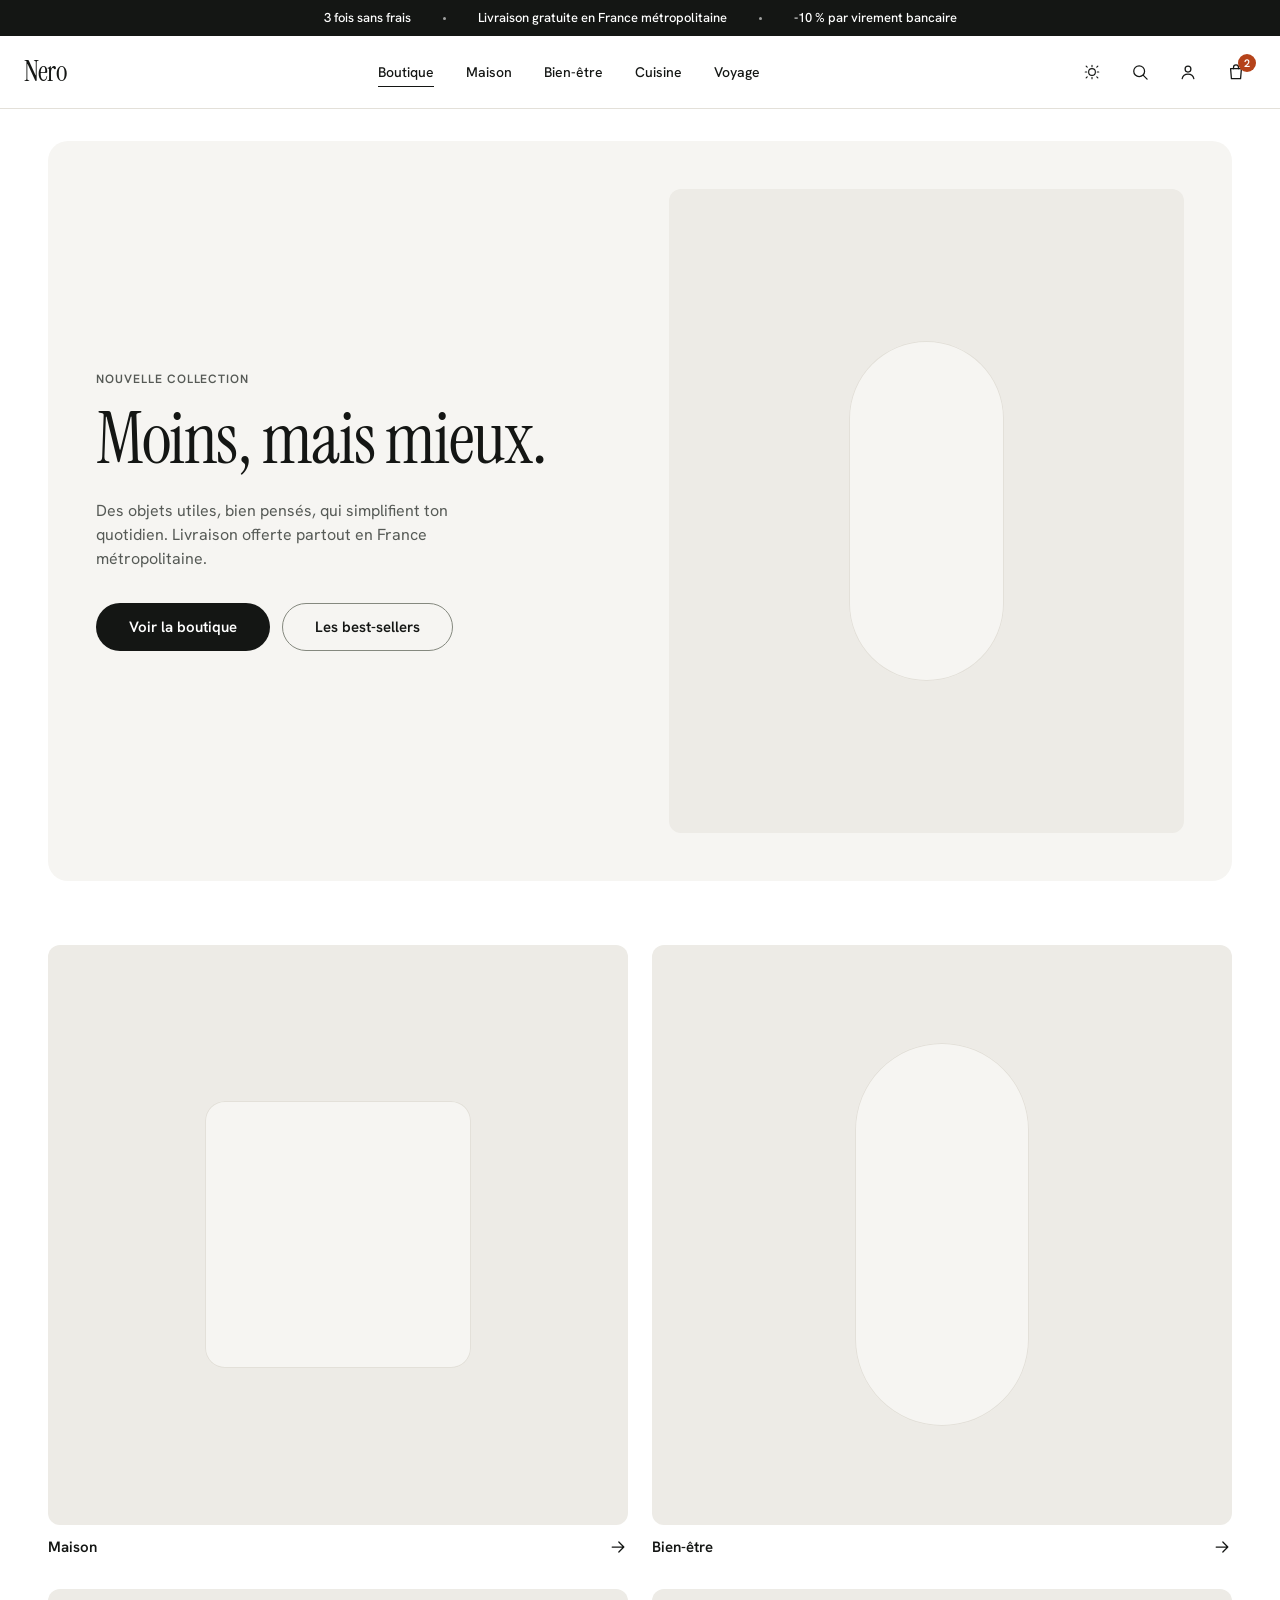
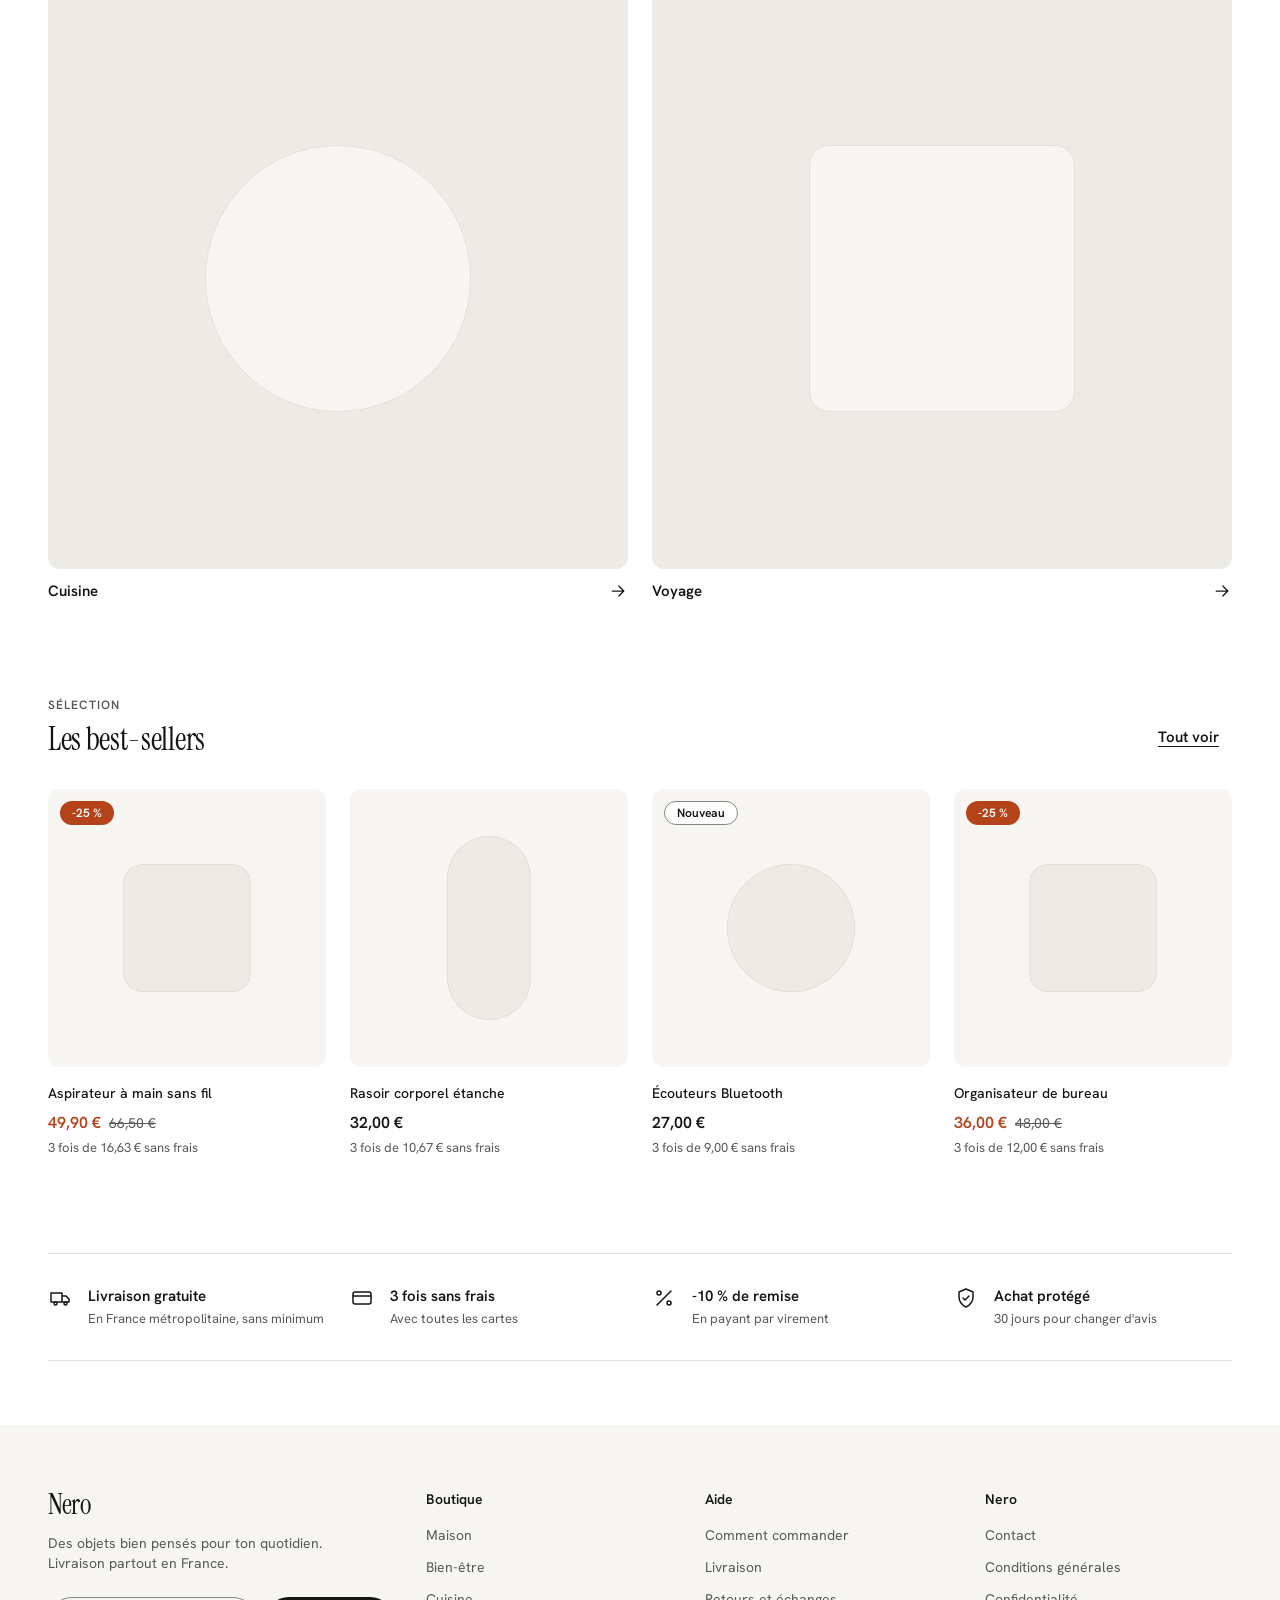
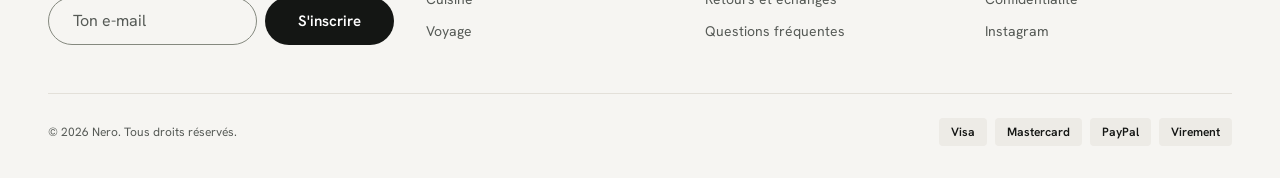
<file: index.html>
<!DOCTYPE html>
<html lang="fr">
<head>
<meta charset="UTF-8">
<meta name="viewport" content="width=device-width, initial-scale=1">
<title>Nero — Des objets utiles, bien pensés</title>
<meta name="description" content="Nero : des objets du quotidien bien pensés. Livraison offerte, 3 fois sans frais, -10 % par virement.">
<link rel="stylesheet" href="css/tokens.css">
<link rel="stylesheet" href="css/styles.css">
</head>
<body>
<a class="nr-skip" href="#main">Aller au contenu</a>

<div class="nr-announce">
  <div class="nr-announce__inner">
    <span class="nr-announce__item">3 fois sans frais</span>
    <span class="nr-announce__item">Livraison gratuite en France métropolitaine</span>
    <span class="nr-announce__item">-10 % par virement bancaire</span>
  </div>
</div>

<header class="nr-header">
  <div class="nr-header__inner">
    <button class="nr-iconbtn nr-menubtn" data-menu-open aria-label="Ouvrir le menu">
      <svg class="nr-icon" viewBox="0 0 24 24"><path d="M4 7h16M4 12h16M4 17h16"/></svg>
    </button>
    <a class="nr-logo" href="index.html">Nero</a>
    <nav class="nr-nav" aria-label="Principal">
      <a href="index.html" aria-current="page">Boutique</a>
      <a href="index.html#categories">Maison</a>
      <a href="index.html#categories">Bien-être</a>
      <a href="index.html#categories">Cuisine</a>
      <a href="index.html#categories">Voyage</a>
    </nav>
    <div class="nr-header__actions">
      <button class="nr-iconbtn nr-themebtn" data-theme-toggle aria-label="Changer de thème">
        <svg class="nr-icon" viewBox="0 0 24 24"><circle cx="12" cy="12" r="4.5"/><path d="M12 3v2M12 19v2M4.2 4.2l1.4 1.4M18.4 18.4l1.4 1.4M3 12h2M19 12h2M4.2 19.8l1.4-1.4M18.4 5.6l1.4-1.4"/></svg>
      </button>
      <button class="nr-iconbtn" aria-label="Rechercher">
        <svg class="nr-icon" viewBox="0 0 24 24"><circle cx="11" cy="11" r="6.5"/><path d="m16 16 4.5 4.5"/></svg>
      </button>
      <button class="nr-iconbtn" aria-label="Mon compte">
        <svg class="nr-icon" viewBox="0 0 24 24"><circle cx="12" cy="8.5" r="3.5"/><path d="M5 20c.8-3.6 3.8-5.5 7-5.5s6.2 1.9 7 5.5"/></svg>
      </button>
      <a class="nr-iconbtn" href="panier.html" aria-label="Panier, 2 articles">
        <svg class="nr-icon" viewBox="0 0 24 24"><path d="M5.5 8h13l-1 12h-11z"/><path d="M9 8V6.5a3 3 0 0 1 6 0V8"/></svg>
        <span class="nr-iconbtn__count">2</span>
      </a>
    </div>
  </div>
</header>

<div class="nr-drawer" data-drawer data-open="false">
  <div class="nr-drawer__scrim"></div>
  <nav class="nr-drawer__panel" aria-label="Menu mobile">
    <button class="nr-iconbtn nr-drawer__close" data-menu-close aria-label="Fermer le menu">
      <svg class="nr-icon" viewBox="0 0 24 24"><path d="M6 6l12 12M18 6 6 18"/></svg>
    </button>
    <a href="index.html">Boutique</a>
    <a href="index.html#categories">Maison</a>
    <a href="index.html#categories">Bien-être</a>
    <a href="index.html#categories">Cuisine</a>
    <a href="index.html#categories">Voyage</a>
  </nav>
</div>

<main id="main">
  <div class="nr-container" style="padding-top:var(--space-8)">
    <section class="nr-hero">
      <div>
        <p class="nr-eyebrow">Nouvelle collection</p>
        <h1 class="nr-hero__title">Moins, mais mieux.</h1>
        <p class="nr-hero__text">Des objets utiles, bien pensés, qui simplifient ton quotidien. Livraison offerte partout en France métropolitaine.</p>
        <div class="nr-hero__actions">
          <a class="nr-btn nr-btn--primary" href="produit.html">Voir la boutique</a>
          <a class="nr-btn nr-btn--secondary" href="#bestsellers">Les best-sellers</a>
        </div>
      </div>
      <div class="nr-media nr-media--sunken nr-media--tall">
        <div class="nr-media__obj nr-media__obj--pill"></div>
      </div>
    </section>
  </div>

  <section class="nr-container" id="categories" style="padding-top:var(--space-16)">
    <div class="nr-grid nr-grid--2" style="grid-template-columns:repeat(2,minmax(0,1fr))">
      <a class="nr-tile" href="produit.html">
        <div class="nr-media nr-media--sunken"><div class="nr-media__obj"></div></div>
        <div class="nr-tile__label">Maison<svg class="nr-icon" viewBox="0 0 24 24"><path d="M5 12h14M13 6l6 6-6 6"/></svg></div>
      </a>
      <a class="nr-tile" href="produit.html">
        <div class="nr-media nr-media--sunken"><div class="nr-media__obj nr-media__obj--pill"></div></div>
        <div class="nr-tile__label">Bien-être<svg class="nr-icon" viewBox="0 0 24 24"><path d="M5 12h14M13 6l6 6-6 6"/></svg></div>
      </a>
      <a class="nr-tile" href="produit.html">
        <div class="nr-media nr-media--sunken"><div class="nr-media__obj nr-media__obj--disc"></div></div>
        <div class="nr-tile__label">Cuisine<svg class="nr-icon" viewBox="0 0 24 24"><path d="M5 12h14M13 6l6 6-6 6"/></svg></div>
      </a>
      <a class="nr-tile" href="produit.html">
        <div class="nr-media nr-media--sunken"><div class="nr-media__obj"></div></div>
        <div class="nr-tile__label">Voyage<svg class="nr-icon" viewBox="0 0 24 24"><path d="M5 12h14M13 6l6 6-6 6"/></svg></div>
      </a>
    </div>
  </section>

  <section class="nr-container nr-section" id="bestsellers">
    <div class="nr-sectionhead">
      <div>
        <p class="nr-eyebrow">Sélection</p>
        <h2 class="nr-sectionhead__title">Les best-sellers</h2>
      </div>
      <a class="nr-btn nr-btn--ghost" href="produit.html">Tout voir</a>
    </div>
    <div class="nr-grid">
      <a class="nr-card" href="produit.html">
        <div class="nr-card__media">
          <div class="nr-media"><div class="nr-media__obj"></div></div>
          <div class="nr-card__badges"><span class="nr-badge nr-badge--sale">-25 %</span></div>
          <div class="nr-card__quick"><button class="nr-btn nr-btn--primary nr-btn--sm nr-btn--block" type="button">Ajouter au panier</button></div>
        </div>
        <div class="nr-card__body">
          <h3 class="nr-card__name">Aspirateur à main sans fil</h3>
          <div class="nr-price"><span class="nr-price__now nr-price__now--sale">49,90&nbsp;€</span><span class="nr-price__was">66,50&nbsp;€</span></div>
          <p class="nr-card__installments">3 fois de 16,63&nbsp;€ sans frais</p>
        </div>
      </a>
      <a class="nr-card" href="produit.html">
        <div class="nr-card__media">
          <div class="nr-media"><div class="nr-media__obj nr-media__obj--pill"></div></div>
          <div class="nr-card__quick"><button class="nr-btn nr-btn--primary nr-btn--sm nr-btn--block" type="button">Ajouter au panier</button></div>
        </div>
        <div class="nr-card__body">
          <h3 class="nr-card__name">Rasoir corporel étanche</h3>
          <div class="nr-price"><span class="nr-price__now">32,00&nbsp;€</span></div>
          <p class="nr-card__installments">3 fois de 10,67&nbsp;€ sans frais</p>
        </div>
      </a>
      <a class="nr-card" href="produit.html">
        <div class="nr-card__media">
          <div class="nr-media"><div class="nr-media__obj nr-media__obj--disc"></div></div>
          <div class="nr-card__badges"><span class="nr-badge nr-badge--new">Nouveau</span></div>
          <div class="nr-card__quick"><button class="nr-btn nr-btn--primary nr-btn--sm nr-btn--block" type="button">Ajouter au panier</button></div>
        </div>
        <div class="nr-card__body">
          <h3 class="nr-card__name">Écouteurs Bluetooth</h3>
          <div class="nr-price"><span class="nr-price__now">27,00&nbsp;€</span></div>
          <p class="nr-card__installments">3 fois de 9,00&nbsp;€ sans frais</p>
        </div>
      </a>
      <a class="nr-card" href="produit.html">
        <div class="nr-card__media">
          <div class="nr-media"><div class="nr-media__obj"></div></div>
          <div class="nr-card__badges"><span class="nr-badge nr-badge--sale">-25 %</span></div>
          <div class="nr-card__quick"><button class="nr-btn nr-btn--primary nr-btn--sm nr-btn--block" type="button">Ajouter au panier</button></div>
        </div>
        <div class="nr-card__body">
          <h3 class="nr-card__name">Organisateur de bureau</h3>
          <div class="nr-price"><span class="nr-price__now nr-price__now--sale">36,00&nbsp;€</span><span class="nr-price__was">48,00&nbsp;€</span></div>
          <p class="nr-card__installments">3 fois de 12,00&nbsp;€ sans frais</p>
        </div>
      </a>
    </div>
  </section>

  <div class="nr-container" style="padding-bottom:var(--space-16)">
    <div class="nr-trust">
      <div class="nr-trust__item">
        <svg class="nr-icon nr-trust__icon" viewBox="0 0 24 24"><path d="M3 7h11v9H3zM14 10h4l3 3v3h-7"/><circle cx="7.5" cy="17.5" r="1.5"/><circle cx="17.5" cy="17.5" r="1.5"/></svg>
        <div><p class="nr-trust__title">Livraison gratuite</p><p class="nr-trust__text">En France métropolitaine, sans minimum</p></div>
      </div>
      <div class="nr-trust__item">
        <svg class="nr-icon nr-trust__icon" viewBox="0 0 24 24"><rect x="3" y="6" width="18" height="12" rx="2"/><path d="M3 10h18"/></svg>
        <div><p class="nr-trust__title">3 fois sans frais</p><p class="nr-trust__text">Avec toutes les cartes</p></div>
      </div>
      <div class="nr-trust__item">
        <svg class="nr-icon nr-trust__icon" viewBox="0 0 24 24"><path d="M5 19 19 5"/><circle cx="7" cy="7" r="2"/><circle cx="17" cy="17" r="2"/></svg>
        <div><p class="nr-trust__title">-10 % de remise</p><p class="nr-trust__text">En payant par virement</p></div>
      </div>
      <div class="nr-trust__item">
        <svg class="nr-icon nr-trust__icon" viewBox="0 0 24 24"><path d="M12 3 5 6v5c0 4.5 3 8 7 10 4-2 7-5.5 7-10V6z"/><path d="m9 12 2 2 4-4"/></svg>
        <div><p class="nr-trust__title">Achat protégé</p><p class="nr-trust__text">30 jours pour changer d'avis</p></div>
      </div>
    </div>
  </div>
</main>

<footer class="nr-footer">
  <div class="nr-container">
    <div class="nr-footer__top">
      <div>
        <a class="nr-logo" href="index.html">Nero</a>
        <p class="nr-footer__blurb">Des objets bien pensés pour ton quotidien. Livraison partout en France.</p>
        <div class="nr-inline">
          <input class="nr-input nr-input--pill" type="email" placeholder="Ton e-mail" aria-label="E-mail">
          <button class="nr-btn nr-btn--primary" type="button">S'inscrire</button>
        </div>
      </div>
      <div>
        <h4 class="nr-footer__title">Boutique</h4>
        <ul class="nr-footer__list"><li><a href="#">Maison</a></li><li><a href="#">Bien-être</a></li><li><a href="#">Cuisine</a></li><li><a href="#">Voyage</a></li></ul>
      </div>
      <div>
        <h4 class="nr-footer__title">Aide</h4>
        <ul class="nr-footer__list"><li><a href="#">Comment commander</a></li><li><a href="#">Livraison</a></li><li><a href="#">Retours et échanges</a></li><li><a href="#">Questions fréquentes</a></li></ul>
      </div>
      <div>
        <h4 class="nr-footer__title">Nero</h4>
        <ul class="nr-footer__list"><li><a href="#">Contact</a></li><li><a href="#">Conditions générales</a></li><li><a href="#">Confidentialité</a></li><li><a href="#">Instagram</a></li></ul>
      </div>
    </div>
    <div class="nr-footer__bottom">
      <span>© 2026 Nero. Tous droits réservés.</span>
      <div class="nr-pays"><span class="nr-pay">Visa</span><span class="nr-pay">Mastercard</span><span class="nr-pay">PayPal</span><span class="nr-pay">Virement</span></div>
    </div>
  </div>
</footer>

<script src="js/main.js"></script>
</body>
</html>
</file>
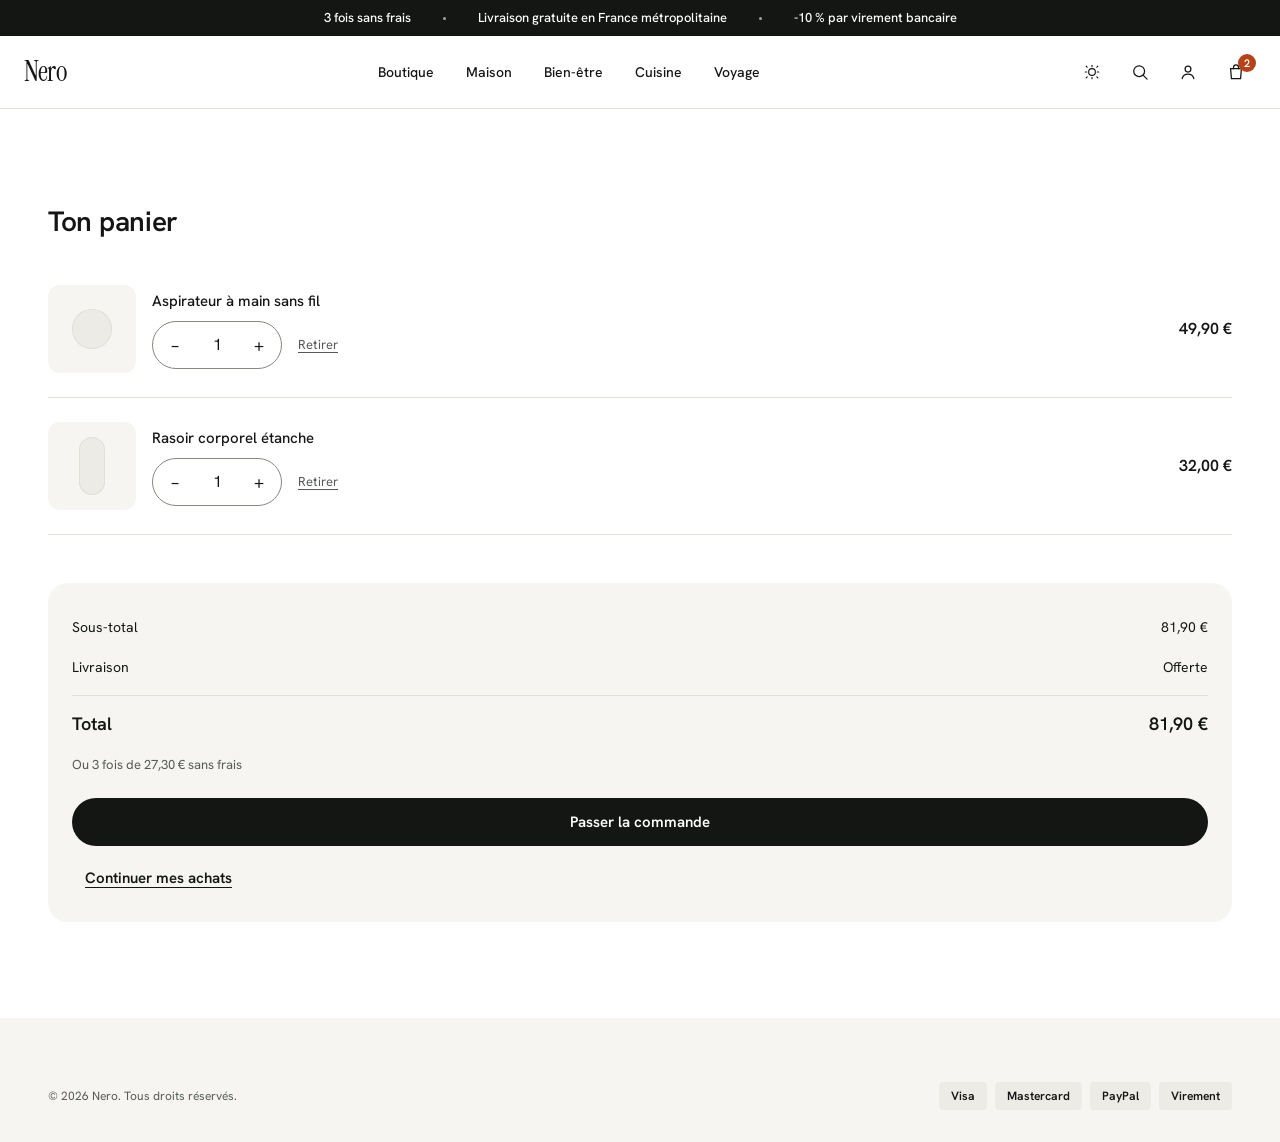
<file: panier.html>
<!DOCTYPE html>
<html lang="fr">
<head>
<meta charset="UTF-8">
<meta name="viewport" content="width=device-width, initial-scale=1">
<title>Panier — Nero</title>
<meta name="description" content="Ton panier Nero.">
<link rel="stylesheet" href="css/tokens.css">
<link rel="stylesheet" href="css/styles.css">
</head>
<body>
<a class="nr-skip" href="#main">Aller au contenu</a>

<div class="nr-announce">
  <div class="nr-announce__inner">
    <span class="nr-announce__item">3 fois sans frais</span>
    <span class="nr-announce__item">Livraison gratuite en France métropolitaine</span>
    <span class="nr-announce__item">-10 % par virement bancaire</span>
  </div>
</div>

<header class="nr-header">
  <div class="nr-header__inner">
    <button class="nr-iconbtn nr-menubtn" data-menu-open aria-label="Ouvrir le menu">
      <svg class="nr-icon" viewBox="0 0 24 24"><path d="M4 7h16M4 12h16M4 17h16"/></svg>
    </button>
    <a class="nr-logo" href="index.html">Nero</a>
    <nav class="nr-nav" aria-label="Principal">
      <a href="index.html">Boutique</a>
      <a href="index.html#categories">Maison</a>
      <a href="index.html#categories">Bien-être</a>
      <a href="index.html#categories">Cuisine</a>
      <a href="index.html#categories">Voyage</a>
    </nav>
    <div class="nr-header__actions">
      <button class="nr-iconbtn nr-themebtn" data-theme-toggle aria-label="Changer de thème">
        <svg class="nr-icon" viewBox="0 0 24 24"><circle cx="12" cy="12" r="4.5"/><path d="M12 3v2M12 19v2M4.2 4.2l1.4 1.4M18.4 18.4l1.4 1.4M3 12h2M19 12h2M4.2 19.8l1.4-1.4M18.4 5.6l1.4-1.4"/></svg>
      </button>
      <button class="nr-iconbtn" aria-label="Rechercher">
        <svg class="nr-icon" viewBox="0 0 24 24"><circle cx="11" cy="11" r="6.5"/><path d="m16 16 4.5 4.5"/></svg>
      </button>
      <button class="nr-iconbtn" aria-label="Mon compte">
        <svg class="nr-icon" viewBox="0 0 24 24"><circle cx="12" cy="8.5" r="3.5"/><path d="M5 20c.8-3.6 3.8-5.5 7-5.5s6.2 1.9 7 5.5"/></svg>
      </button>
      <a class="nr-iconbtn" href="panier.html" aria-label="Panier, 2 articles" aria-current="page">
        <svg class="nr-icon" viewBox="0 0 24 24"><path d="M5.5 8h13l-1 12h-11z"/><path d="M9 8V6.5a3 3 0 0 1 6 0V8"/></svg>
        <span class="nr-iconbtn__count">2</span>
      </a>
    </div>
  </div>
</header>

<div class="nr-drawer" data-drawer data-open="false">
  <div class="nr-drawer__scrim"></div>
  <nav class="nr-drawer__panel" aria-label="Menu mobile">
    <button class="nr-iconbtn nr-drawer__close" data-menu-close aria-label="Fermer le menu">
      <svg class="nr-icon" viewBox="0 0 24 24"><path d="M6 6l12 12M18 6 6 18"/></svg>
    </button>
    <a href="index.html">Boutique</a>
    <a href="index.html#categories">Maison</a>
    <a href="index.html#categories">Bien-être</a>
    <a href="index.html#categories">Cuisine</a>
    <a href="index.html#categories">Voyage</a>
  </nav>
</div>

<main id="main">
  <div class="nr-container nr-section" style="display:grid;gap:var(--space-12);grid-template-columns:1fr">
    <div>
      <h1 class="nr-product__title" style="font-size:28px;margin-bottom:var(--space-6)">Ton panier</h1>

      <div class="nr-cart__row">
        <div class="nr-media"><div class="nr-media__obj"></div></div>
        <div>
          <p class="nr-cart__name">Aspirateur à main sans fil</p>
          <div class="nr-cart__meta">
            <div class="nr-stepper" data-stepper>
              <button type="button" data-step="down" aria-label="Diminuer la quantité">−</button>
              <input type="text" inputmode="numeric" value="1" min="1" max="9" aria-label="Quantité" readonly>
              <button type="button" data-step="up" aria-label="Augmenter la quantité">+</button>
            </div>
            <button class="nr-cart__remove" data-cart-remove type="button">Retirer</button>
          </div>
        </div>
        <p class="nr-cart__price">49,90&nbsp;€</p>
      </div>

      <div class="nr-cart__row">
        <div class="nr-media"><div class="nr-media__obj nr-media__obj--pill"></div></div>
        <div>
          <p class="nr-cart__name">Rasoir corporel étanche</p>
          <div class="nr-cart__meta">
            <div class="nr-stepper" data-stepper>
              <button type="button" data-step="down" aria-label="Diminuer la quantité">−</button>
              <input type="text" inputmode="numeric" value="1" min="1" max="9" aria-label="Quantité" readonly>
              <button type="button" data-step="up" aria-label="Augmenter la quantité">+</button>
            </div>
            <button class="nr-cart__remove" data-cart-remove type="button">Retirer</button>
          </div>
        </div>
        <p class="nr-cart__price">32,00&nbsp;€</p>
      </div>
    </div>

    <div>
      <div class="nr-summary">
        <div class="nr-summary__row"><span>Sous-total</span><span>81,90&nbsp;€</span></div>
        <div class="nr-summary__row"><span>Livraison</span><span>Offerte</span></div>
        <div class="nr-summary__row nr-summary__row--total"><span>Total</span><span>81,90&nbsp;€</span></div>
        <p class="nr-help" style="margin-top:var(--space-3)">Ou 3 fois de 27,30&nbsp;€ sans frais</p>
        <button class="nr-btn nr-btn--primary nr-btn--block" type="button" style="margin-top:var(--space-6)">Passer la commande</button>
        <a class="nr-btn nr-btn--ghost" style="margin-top:var(--space-3)" href="index.html">Continuer mes achats</a>
      </div>
    </div>
  </div>
</main>

<footer class="nr-footer">
  <div class="nr-container">
    <div class="nr-footer__bottom" style="margin-top:0;border-top:0;padding-top:0">
      <span>© 2026 Nero. Tous droits réservés.</span>
      <div class="nr-pays"><span class="nr-pay">Visa</span><span class="nr-pay">Mastercard</span><span class="nr-pay">PayPal</span><span class="nr-pay">Virement</span></div>
    </div>
  </div>
</footer>

<script src="js/main.js"></script>
</body>
</html>
</file>
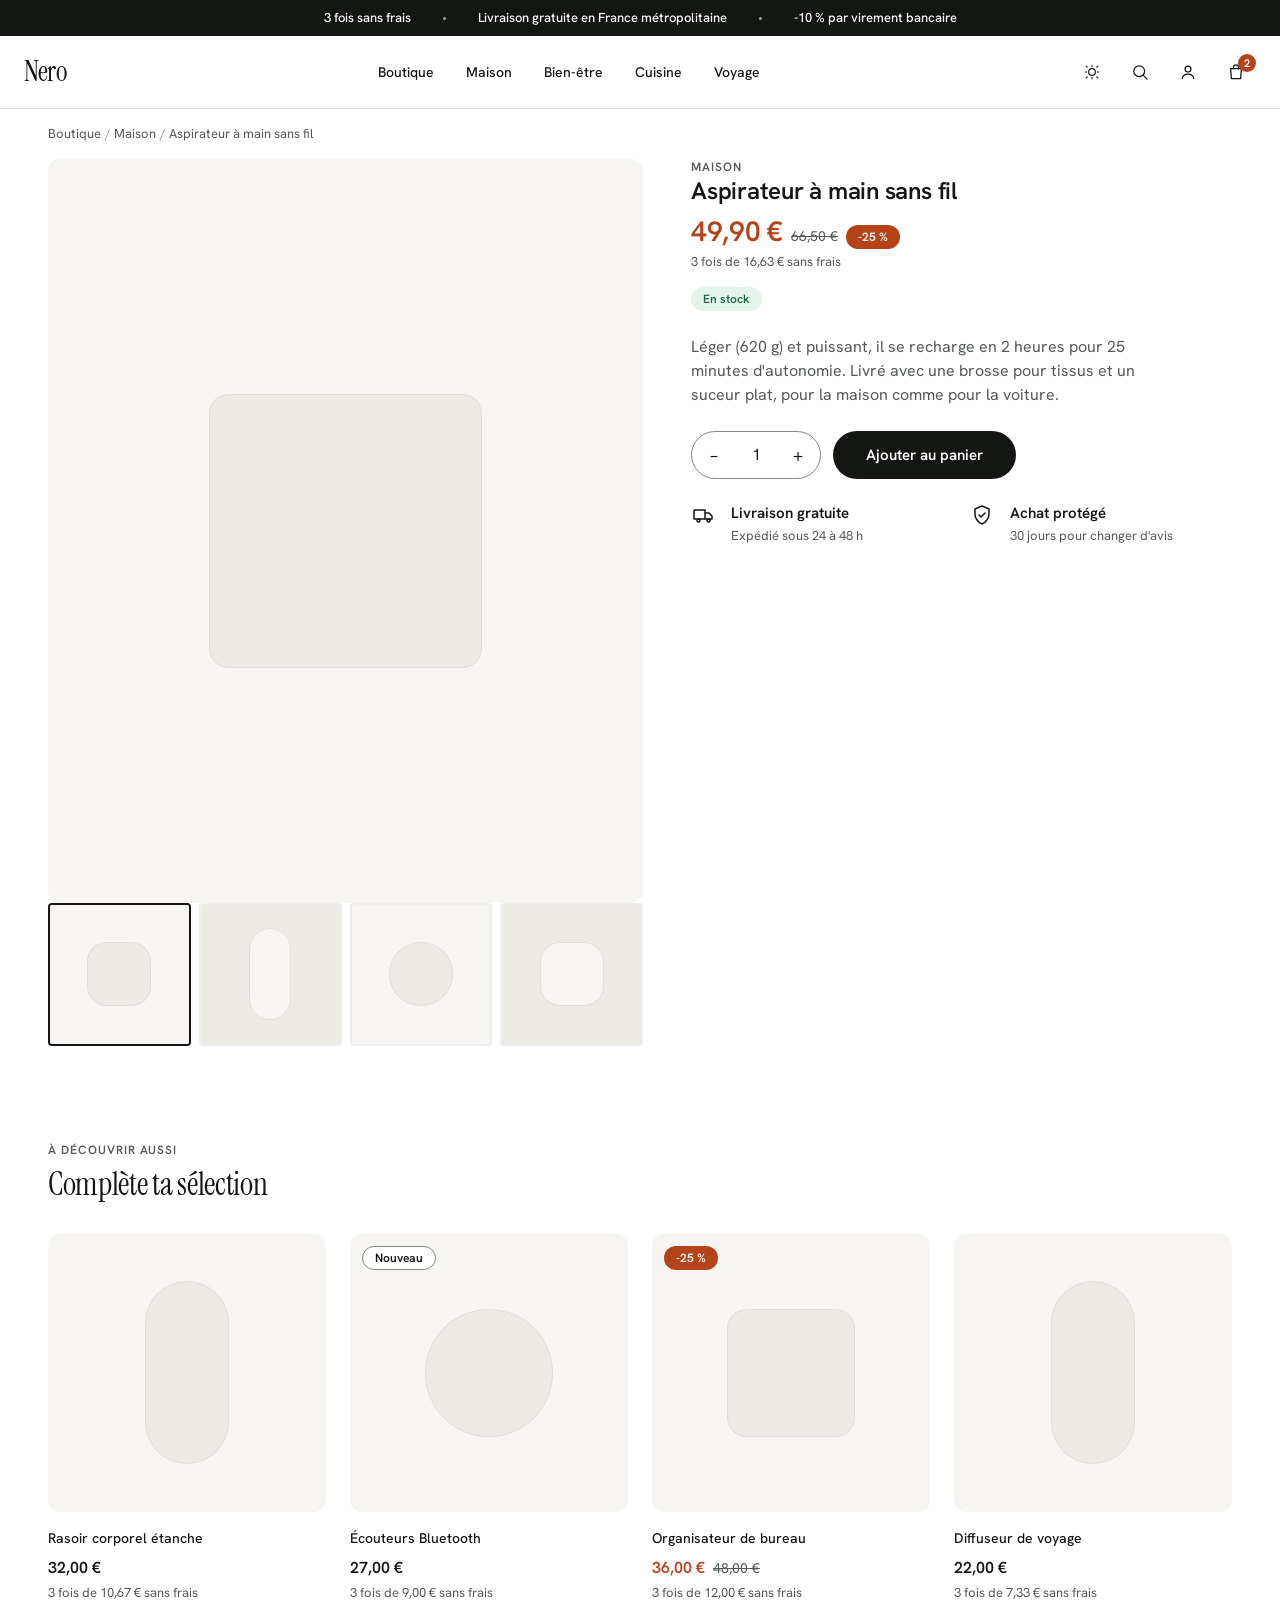
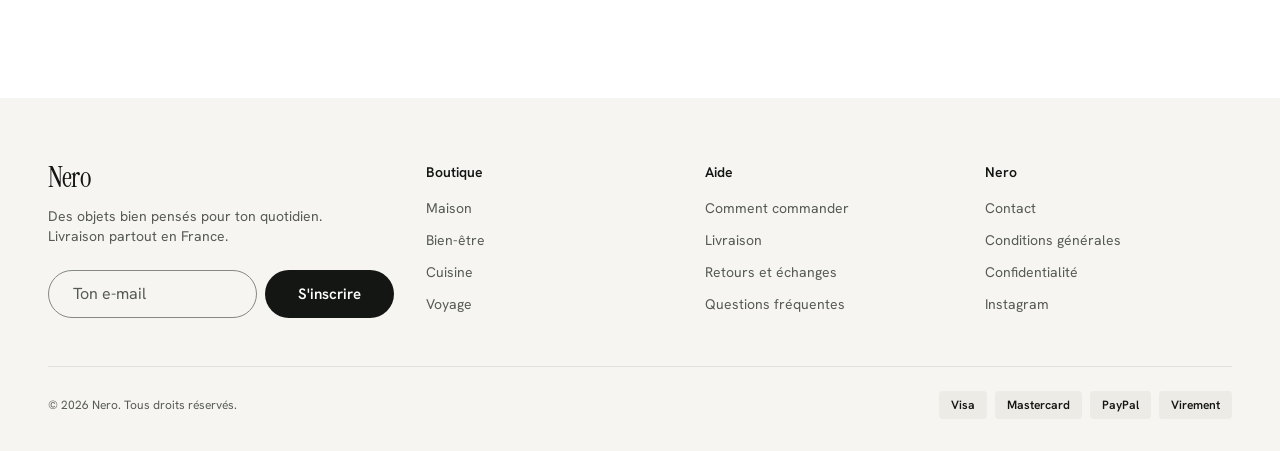
<file: produit.html>
<!DOCTYPE html>
<html lang="fr">
<head>
<meta charset="UTF-8">
<meta name="viewport" content="width=device-width, initial-scale=1">
<title>Aspirateur à main sans fil — Nero</title>
<meta name="description" content="Aspirateur à main sans fil Nero : léger, puissant, livré avec 3 accessoires. Livraison offerte, 3 fois sans frais.">
<link rel="stylesheet" href="css/tokens.css">
<link rel="stylesheet" href="css/styles.css">
</head>
<body>
<a class="nr-skip" href="#main">Aller au contenu</a>

<div class="nr-announce">
  <div class="nr-announce__inner">
    <span class="nr-announce__item">3 fois sans frais</span>
    <span class="nr-announce__item">Livraison gratuite en France métropolitaine</span>
    <span class="nr-announce__item">-10 % par virement bancaire</span>
  </div>
</div>

<header class="nr-header">
  <div class="nr-header__inner">
    <button class="nr-iconbtn nr-menubtn" data-menu-open aria-label="Ouvrir le menu">
      <svg class="nr-icon" viewBox="0 0 24 24"><path d="M4 7h16M4 12h16M4 17h16"/></svg>
    </button>
    <a class="nr-logo" href="index.html">Nero</a>
    <nav class="nr-nav" aria-label="Principal">
      <a href="index.html">Boutique</a>
      <a href="index.html#categories">Maison</a>
      <a href="index.html#categories">Bien-être</a>
      <a href="index.html#categories">Cuisine</a>
      <a href="index.html#categories">Voyage</a>
    </nav>
    <div class="nr-header__actions">
      <button class="nr-iconbtn nr-themebtn" data-theme-toggle aria-label="Changer de thème">
        <svg class="nr-icon" viewBox="0 0 24 24"><circle cx="12" cy="12" r="4.5"/><path d="M12 3v2M12 19v2M4.2 4.2l1.4 1.4M18.4 18.4l1.4 1.4M3 12h2M19 12h2M4.2 19.8l1.4-1.4M18.4 5.6l1.4-1.4"/></svg>
      </button>
      <button class="nr-iconbtn" aria-label="Rechercher">
        <svg class="nr-icon" viewBox="0 0 24 24"><circle cx="11" cy="11" r="6.5"/><path d="m16 16 4.5 4.5"/></svg>
      </button>
      <button class="nr-iconbtn" aria-label="Mon compte">
        <svg class="nr-icon" viewBox="0 0 24 24"><circle cx="12" cy="8.5" r="3.5"/><path d="M5 20c.8-3.6 3.8-5.5 7-5.5s6.2 1.9 7 5.5"/></svg>
      </button>
      <a class="nr-iconbtn" href="panier.html" aria-label="Panier, 2 articles">
        <svg class="nr-icon" viewBox="0 0 24 24"><path d="M5.5 8h13l-1 12h-11z"/><path d="M9 8V6.5a3 3 0 0 1 6 0V8"/></svg>
        <span class="nr-iconbtn__count">2</span>
      </a>
    </div>
  </div>
</header>

<div class="nr-drawer" data-drawer data-open="false">
  <div class="nr-drawer__scrim"></div>
  <nav class="nr-drawer__panel" aria-label="Menu mobile">
    <button class="nr-iconbtn nr-drawer__close" data-menu-close aria-label="Fermer le menu">
      <svg class="nr-icon" viewBox="0 0 24 24"><path d="M6 6l12 12M18 6 6 18"/></svg>
    </button>
    <a href="index.html">Boutique</a>
    <a href="index.html#categories">Maison</a>
    <a href="index.html#categories">Bien-être</a>
    <a href="index.html#categories">Cuisine</a>
    <a href="index.html#categories">Voyage</a>
  </nav>
</div>

<main id="main">
  <div class="nr-container">
    <nav class="nr-breadcrumb" aria-label="Fil d'Ariane">
      <a href="index.html">Boutique</a><span class="nr-breadcrumb__sep">/</span>
      <a href="index.html#categories">Maison</a><span class="nr-breadcrumb__sep">/</span>
      <span aria-current="page">Aspirateur à main sans fil</span>
    </nav>

    <section class="nr-product">
      <div class="nr-gallery" data-gallery>
        <div class="nr-media nr-media--tall" data-gallery-main>
          <div class="nr-media__obj"></div>
        </div>
        <div class="nr-gallery__thumbs">
          <button class="nr-gallery__thumb" data-gallery-thumb data-shape="nr-media--tall" aria-current="true" aria-label="Vue 1">
            <div class="nr-media"><div class="nr-media__obj"></div></div>
          </button>
          <button class="nr-gallery__thumb" data-gallery-thumb data-shape="nr-media--tall nr-media--sunken" aria-current="false" aria-label="Vue 2">
            <div class="nr-media nr-media--sunken"><div class="nr-media__obj nr-media__obj--pill"></div></div>
          </button>
          <button class="nr-gallery__thumb" data-gallery-thumb data-shape="nr-media--tall" aria-current="false" aria-label="Vue 3">
            <div class="nr-media"><div class="nr-media__obj nr-media__obj--disc"></div></div>
          </button>
          <button class="nr-gallery__thumb" data-gallery-thumb data-shape="nr-media--tall nr-media--sunken" aria-current="false" aria-label="Vue 4">
            <div class="nr-media nr-media--sunken"><div class="nr-media__obj"></div></div>
          </button>
        </div>
      </div>

      <div>
        <p class="nr-eyebrow">Maison</p>
        <h1 class="nr-product__title">Aspirateur à main sans fil</h1>
        <div class="nr-price nr-price--lg nr-product__price">
          <span class="nr-price__now nr-price__now--sale">49,90&nbsp;€</span>
          <span class="nr-price__was">66,50&nbsp;€</span>
          <span class="nr-badge nr-badge--sale">-25 %</span>
        </div>
        <p class="nr-card__installments">3 fois de 16,63&nbsp;€ sans frais</p>
        <span class="nr-badge nr-badge--stock" style="margin-top:var(--space-4)">En stock</span>

        <p class="nr-product__desc">Léger (620 g) et puissant, il se recharge en 2 heures pour 25 minutes d'autonomie. Livré avec une brosse pour tissus et un suceur plat, pour la maison comme pour la voiture.</p>

        <div class="nr-product__buy">
          <div class="nr-stepper" data-stepper>
            <button type="button" data-step="down" aria-label="Diminuer la quantité">−</button>
            <input type="text" inputmode="numeric" value="1" min="1" max="9" aria-label="Quantité" readonly>
            <button type="button" data-step="up" aria-label="Augmenter la quantité">+</button>
          </div>
          <button class="nr-btn nr-btn--primary" type="button">Ajouter au panier</button>
        </div>

        <div class="nr-trust nr-trust--mini">
          <div class="nr-trust__item">
            <svg class="nr-icon nr-trust__icon" viewBox="0 0 24 24"><path d="M3 7h11v9H3zM14 10h4l3 3v3h-7"/><circle cx="7.5" cy="17.5" r="1.5"/><circle cx="17.5" cy="17.5" r="1.5"/></svg>
            <div><p class="nr-trust__title">Livraison gratuite</p><p class="nr-trust__text">Expédié sous 24 à 48 h</p></div>
          </div>
          <div class="nr-trust__item">
            <svg class="nr-icon nr-trust__icon" viewBox="0 0 24 24"><path d="M12 3 5 6v5c0 4.5 3 8 7 10 4-2 7-5.5 7-10V6z"/><path d="m9 12 2 2 4-4"/></svg>
            <div><p class="nr-trust__title">Achat protégé</p><p class="nr-trust__text">30 jours pour changer d'avis</p></div>
          </div>
        </div>
      </div>
    </section>
  </div>

  <section class="nr-container nr-section">
    <div class="nr-sectionhead">
      <div><p class="nr-eyebrow">À découvrir aussi</p><h2 class="nr-sectionhead__title">Complète ta sélection</h2></div>
    </div>
    <div class="nr-grid">
      <a class="nr-card" href="produit.html">
        <div class="nr-card__media"><div class="nr-media"><div class="nr-media__obj nr-media__obj--pill"></div></div></div>
        <div class="nr-card__body"><h3 class="nr-card__name">Rasoir corporel étanche</h3><div class="nr-price"><span class="nr-price__now">32,00&nbsp;€</span></div><p class="nr-card__installments">3 fois de 10,67&nbsp;€ sans frais</p></div>
      </a>
      <a class="nr-card" href="produit.html">
        <div class="nr-card__media"><div class="nr-media"><div class="nr-media__obj nr-media__obj--disc"></div></div><div class="nr-card__badges"><span class="nr-badge nr-badge--new">Nouveau</span></div></div>
        <div class="nr-card__body"><h3 class="nr-card__name">Écouteurs Bluetooth</h3><div class="nr-price"><span class="nr-price__now">27,00&nbsp;€</span></div><p class="nr-card__installments">3 fois de 9,00&nbsp;€ sans frais</p></div>
      </a>
      <a class="nr-card" href="produit.html">
        <div class="nr-card__media"><div class="nr-media"><div class="nr-media__obj"></div></div><div class="nr-card__badges"><span class="nr-badge nr-badge--sale">-25 %</span></div></div>
        <div class="nr-card__body"><h3 class="nr-card__name">Organisateur de bureau</h3><div class="nr-price"><span class="nr-price__now nr-price__now--sale">36,00&nbsp;€</span><span class="nr-price__was">48,00&nbsp;€</span></div><p class="nr-card__installments">3 fois de 12,00&nbsp;€ sans frais</p></div>
      </a>
      <a class="nr-card" href="produit.html">
        <div class="nr-card__media"><div class="nr-media"><div class="nr-media__obj nr-media__obj--pill"></div></div></div>
        <div class="nr-card__body"><h3 class="nr-card__name">Diffuseur de voyage</h3><div class="nr-price"><span class="nr-price__now">22,00&nbsp;€</span></div><p class="nr-card__installments">3 fois de 7,33&nbsp;€ sans frais</p></div>
      </a>
    </div>
  </section>
</main>

<footer class="nr-footer">
  <div class="nr-container">
    <div class="nr-footer__top">
      <div>
        <a class="nr-logo" href="index.html">Nero</a>
        <p class="nr-footer__blurb">Des objets bien pensés pour ton quotidien. Livraison partout en France.</p>
        <div class="nr-inline">
          <input class="nr-input nr-input--pill" type="email" placeholder="Ton e-mail" aria-label="E-mail">
          <button class="nr-btn nr-btn--primary" type="button">S'inscrire</button>
        </div>
      </div>
      <div>
        <h4 class="nr-footer__title">Boutique</h4>
        <ul class="nr-footer__list"><li><a href="#">Maison</a></li><li><a href="#">Bien-être</a></li><li><a href="#">Cuisine</a></li><li><a href="#">Voyage</a></li></ul>
      </div>
      <div>
        <h4 class="nr-footer__title">Aide</h4>
        <ul class="nr-footer__list"><li><a href="#">Comment commander</a></li><li><a href="#">Livraison</a></li><li><a href="#">Retours et échanges</a></li><li><a href="#">Questions fréquentes</a></li></ul>
      </div>
      <div>
        <h4 class="nr-footer__title">Nero</h4>
        <ul class="nr-footer__list"><li><a href="#">Contact</a></li><li><a href="#">Conditions générales</a></li><li><a href="#">Confidentialité</a></li><li><a href="#">Instagram</a></li></ul>
      </div>
    </div>
    <div class="nr-footer__bottom">
      <span>© 2026 Nero. Tous droits réservés.</span>
      <div class="nr-pays"><span class="nr-pay">Visa</span><span class="nr-pay">Mastercard</span><span class="nr-pay">PayPal</span><span class="nr-pay">Virement</span></div>
    </div>
  </div>
</footer>

<script src="js/main.js"></script>
</body>
</html>
</file>
<file: css/tokens.css>
/* Nero — design tokens compiled to CSS custom properties.
   Light theme is the default; dark applies via prefers-color-scheme
   or by setting data-theme="dark" on <html> (see js/main.js). */

:root,
:root[data-theme="light"] {
  --surface: #ffffff;
  --surface-subtle: #f6f5f2;
  --surface-sunken: #edebe6;
  --ink: #141614;
  --ink-muted: #565a56;
  --line: #e3e0d9;
  --line-strong: #85897f;
  --brand: var(--ink);
  --on-brand: #ffffff;
  --accent: #b5431a;
  --on-accent: #ffffff;
  --accent-soft: #fbeee7;
  --success: #1e6b47;
  --success-soft: #e5f3eb;
  --danger: #b3261e;
  --focus: #2b59c3;
  --shadow-float: 0 8px 32px rgba(20, 22, 20, 0.12);
}

@media (prefers-color-scheme: dark) {
  :root:not([data-theme="light"]) {
    --surface: #111312;
    --surface-subtle: #191b1a;
    --surface-sunken: #222524;
    --ink: #f4f3ef;
    --ink-muted: #a3a7a1;
    --line: #2d302e;
    --line-strong: #7d827b;
    --brand: var(--ink);
    --on-brand: #141614;
    --accent: #ef8a5c;
    --on-accent: #141614;
    --accent-soft: #3a2419;
    --success: #6fcf9f;
    --success-soft: #173025;
    --danger: #ff8a80;
    --focus: #8fb0ff;
    --shadow-float: 0 8px 32px rgba(0, 0, 0, 0.5);
  }
}

:root[data-theme="dark"] {
  --surface: #111312;
  --surface-subtle: #191b1a;
  --surface-sunken: #222524;
  --ink: #f4f3ef;
  --ink-muted: #a3a7a1;
  --line: #2d302e;
  --line-strong: #7d827b;
  --brand: var(--ink);
  --on-brand: #141614;
  --accent: #ef8a5c;
  --on-accent: #141614;
  --accent-soft: #3a2419;
  --success: #6fcf9f;
  --success-soft: #173025;
  --danger: #ff8a80;
  --focus: #8fb0ff;
  --shadow-float: 0 8px 32px rgba(0, 0, 0, 0.5);
}

:root {
  --space-1: 4px;
  --space-2: 8px;
  --space-3: 12px;
  --space-4: 16px;
  --space-6: 24px;
  --space-8: 32px;
  --space-12: 48px;
  --space-16: 64px;
  --space-24: 96px;

  --radius-sm: 4px;
  --radius-md: 12px;
  --radius-lg: 20px;
  --radius-pill: 999px;

  --font-display: "Instrument Serif", "Iowan Old Style", Georgia, serif;
  --font-sans: "Hanken Grotesk", system-ui, -apple-system, "Segoe UI", sans-serif;
}
</file>
<file: css/styles.css>
@import url("https://fonts.googleapis.com/css2?family=Hanken+Grotesk:wght@400;500;600&family=Instrument+Serif&display=swap");

/* Nero — site styles. Every color/size comes from tokens.css. Prefix: nr- */

*, *::before, *::after { box-sizing: border-box; }
html { background: var(--surface); }
body { margin: 0; background: var(--surface); color: var(--ink); font-family: var(--font-sans); font-size: 16px; line-height: 24px; -webkit-font-smoothing: antialiased; }
a { color: inherit; text-decoration: none; }
button, input { font: inherit; color: inherit; }
img, svg { display: block; }
h1, h2, h3, p, ul { margin: 0; }

.nr-container { max-width: 1280px; margin: 0 auto; padding-inline: var(--space-6); }
.nr-section { padding-block: var(--space-16); }
.nr-icon { width: 20px; height: 20px; fill: none; stroke: currentColor; stroke-width: 1.5; stroke-linecap: round; stroke-linejoin: round; flex: none; }
.nr-skip { position: absolute; left: -9999px; top: 0; background: var(--ink); color: var(--surface); padding: var(--space-2) var(--space-4); border-radius: var(--radius-sm); z-index: 100; }
.nr-skip:focus { left: var(--space-4); top: var(--space-4); }

:where(a, button, input, [tabindex]):focus-visible { outline: 2px solid var(--focus); outline-offset: 2px; }

@media (min-width: 900px) {
  .nr-container { padding-inline: var(--space-12); }
  .nr-section { padding-block: var(--space-24); }
}

/* Announcement bar */
.nr-announce { background: var(--brand); color: var(--on-brand); font-size: 13px; line-height: 20px; font-weight: 500; }
.nr-announce__inner { display: flex; justify-content: center; gap: var(--space-8); padding: var(--space-2) var(--space-6); flex-wrap: wrap; text-align: center; }
.nr-announce__item + .nr-announce__item::before { content: ""; display: inline-block; width: 3px; height: 3px; border-radius: 50%; background: currentColor; opacity: .6; vertical-align: middle; margin-right: var(--space-8); }

/* Header */
.nr-header { position: sticky; top: 0; z-index: 20; background: var(--surface); border-bottom: 1px solid var(--line); }
.nr-header__inner { max-width: 1280px; margin: 0 auto; padding: var(--space-4) var(--space-6); display: flex; align-items: center; justify-content: space-between; gap: var(--space-6); }
.nr-logo { font-family: var(--font-display); font-size: 28px; line-height: 32px; letter-spacing: -0.01em; }
.nr-nav { display: none; gap: var(--space-8); font-size: 14px; line-height: 20px; font-weight: 500; }
.nr-nav a { padding-block: var(--space-1); border-bottom: 1px solid transparent; }
.nr-nav a:hover, .nr-nav a[aria-current="page"] { border-bottom-color: var(--ink); }
.nr-header__actions { display: flex; align-items: center; gap: var(--space-2); }
.nr-iconbtn { position: relative; display: inline-flex; align-items: center; justify-content: center; width: 40px; height: 40px; border: 0; background: transparent; border-radius: var(--radius-pill); cursor: pointer; }
.nr-iconbtn:hover { background: var(--surface-sunken); }
.nr-iconbtn__count { position: absolute; top: 2px; right: 0; min-width: 18px; height: 18px; padding-inline: 5px; border-radius: var(--radius-pill); background: var(--accent); color: var(--on-accent); font-size: 11px; line-height: 18px; font-weight: 600; text-align: center; }
.nr-menubtn { display: inline-flex; }
@media (min-width: 900px) {
  .nr-nav { display: flex; }
  .nr-menubtn { display: none; }
}

/* Mobile nav drawer */
.nr-drawer { position: fixed; inset: 0; z-index: 30; display: none; }
.nr-drawer[data-open="true"] { display: block; }
.nr-drawer__scrim { position: absolute; inset: 0; background: rgba(20, 22, 20, 0.4); }
.nr-drawer__panel { position: absolute; top: 0; left: 0; bottom: 0; width: min(320px, 85vw); background: var(--surface); box-shadow: var(--shadow-float); padding: var(--space-6); display: flex; flex-direction: column; gap: var(--space-2); }
.nr-drawer__panel a { padding-block: var(--space-3); font-size: 16px; font-weight: 500; border-bottom: 1px solid var(--line); }
.nr-drawer__close { align-self: flex-end; margin-bottom: var(--space-4); }

/* Buttons */
.nr-btn { display: inline-flex; align-items: center; justify-content: center; gap: var(--space-2); height: 48px; padding-inline: var(--space-8); border: 1px solid transparent; border-radius: var(--radius-pill); font-size: 15px; line-height: 20px; font-weight: 600; cursor: pointer; white-space: nowrap; transition: background-color .15s, border-color .15s, color .15s; }
.nr-btn--primary { background: var(--brand); color: var(--on-brand); }
.nr-btn--primary:hover { background: var(--ink-muted); }
.nr-btn--secondary { background: transparent; color: var(--ink); border-color: var(--line-strong); }
.nr-btn--secondary:hover { border-color: var(--ink); background: var(--surface-subtle); }
.nr-btn--ghost { background: transparent; color: var(--ink); padding-inline: var(--space-3); height: 40px; text-decoration: underline; text-underline-offset: 4px; text-decoration-thickness: 1px; }
.nr-btn--ghost:hover { text-decoration-thickness: 2px; }
.nr-btn--sm { height: 36px; padding-inline: var(--space-4); font-size: 14px; }
.nr-btn--block { display: flex; width: 100%; }
.nr-btn:disabled, .nr-btn[aria-disabled="true"] { background: var(--surface-sunken); color: var(--ink-muted); border-color: transparent; cursor: not-allowed; text-decoration: none; }

/* Badge */
.nr-badge { display: inline-flex; align-items: center; height: 24px; padding-inline: var(--space-3); border-radius: var(--radius-pill); font-size: 12px; line-height: 16px; font-weight: 600; white-space: nowrap; }
.nr-badge--sale { background: var(--accent); color: var(--on-accent); }
.nr-badge--new { background: var(--surface); color: var(--ink); border: 1px solid var(--line-strong); }
.nr-badge--stock { background: var(--success-soft); color: var(--success); }
.nr-badge--out { background: var(--surface-sunken); color: var(--ink-muted); }

/* Hero */
.nr-hero { display: grid; grid-template-columns: 1fr; gap: var(--space-8); align-items: center; background: var(--surface-subtle); border-radius: var(--radius-lg); padding: var(--space-8) var(--space-6); }
.nr-eyebrow { font-size: 12px; line-height: 16px; font-weight: 600; letter-spacing: .08em; text-transform: uppercase; color: var(--ink-muted); }
.nr-hero__title { font-family: var(--font-display); font-weight: 400; font-size: 48px; line-height: 52px; letter-spacing: -0.02em; margin: var(--space-4) 0 var(--space-6); }
.nr-hero__text { max-width: 420px; color: var(--ink-muted); margin: 0 0 var(--space-8); }
.nr-hero__actions { display: flex; gap: var(--space-3); flex-wrap: wrap; }
@media (min-width: 900px) {
  .nr-hero { grid-template-columns: 1.05fr 1fr; padding: var(--space-12); }
  .nr-hero__title { font-size: 72px; line-height: 72px; }
}

/* Media placeholder — swap for real product photography on a neutral ground */
.nr-media { position: relative; overflow: hidden; background: var(--surface-subtle); border-radius: var(--radius-md); aspect-ratio: 1 / 1; display: grid; place-items: center; }
.nr-media--tall { aspect-ratio: 4 / 5; }
.nr-media--sunken { background: var(--surface-sunken); }
.nr-media__obj { width: 46%; aspect-ratio: 1; border-radius: var(--radius-lg); background: var(--surface-sunken); box-shadow: inset 0 0 0 1px var(--line); }
.nr-media--sunken .nr-media__obj { background: var(--surface-subtle); }
.nr-media__obj--pill { width: 30%; aspect-ratio: 1 / 2.2; border-radius: var(--radius-pill); }
.nr-media__obj--disc { border-radius: 50%; }

/* Product card */
.nr-card { display: block; min-width: 0; }
.nr-card__media { position: relative; }
.nr-card__badges { position: absolute; top: var(--space-3); left: var(--space-3); display: flex; gap: var(--space-1); }
.nr-card__quick { position: absolute; left: var(--space-3); right: var(--space-3); bottom: var(--space-3); opacity: 0; transform: translateY(4px); transition: opacity .15s, transform .15s; }
.nr-card:hover .nr-card__quick, .nr-card:focus-within .nr-card__quick { opacity: 1; transform: none; }
.nr-card__body { padding-top: var(--space-4); }
.nr-card__name { font-size: 14px; line-height: 20px; font-weight: 500; margin: 0 0 var(--space-2); }
.nr-price { display: flex; align-items: baseline; flex-wrap: wrap; gap: var(--space-2); font-variant-numeric: tabular-nums; }
.nr-price__now { font-size: 16px; line-height: 24px; font-weight: 600; }
.nr-price__now--sale { color: var(--accent); }
.nr-price__was { font-size: 14px; line-height: 20px; color: var(--ink-muted); text-decoration: line-through; }
.nr-price--lg .nr-price__now { font-size: 28px; line-height: 32px; letter-spacing: -0.01em; }
.nr-card__installments { margin: var(--space-1) 0 0; font-size: 13px; line-height: 18px; color: var(--ink-muted); font-variant-numeric: tabular-nums; }

/* Section header + grid */
.nr-sectionhead { display: flex; align-items: flex-end; justify-content: space-between; gap: var(--space-6); margin-bottom: var(--space-8); }
.nr-sectionhead__title { font-family: var(--font-display); font-weight: 400; font-size: 28px; line-height: 32px; letter-spacing: -0.01em; margin: var(--space-2) 0 0; }
.nr-grid { display: grid; grid-template-columns: repeat(2, minmax(0, 1fr)); gap: var(--space-8) var(--space-4); }
@media (min-width: 640px) {
  .nr-sectionhead__title { font-size: 32px; line-height: 36px; }
  .nr-grid { gap: var(--space-8) var(--space-6); }
}
@media (min-width: 900px) { .nr-grid { grid-template-columns: repeat(4, minmax(0, 1fr)); } }
.nr-grid--2 { grid-template-columns: repeat(2, minmax(0, 1fr)); }

/* Category tile */
.nr-tile { position: relative; display: block; }
.nr-tile__label { display: flex; align-items: center; justify-content: space-between; padding-top: var(--space-3); font-size: 15px; line-height: 20px; font-weight: 600; }
.nr-tile:hover .nr-media { background: var(--surface-sunken); }
.nr-tile:hover .nr-media__obj { background: var(--surface-subtle); }
.nr-tile:hover .nr-icon { transform: translateX(4px); }
.nr-tile .nr-icon { transition: transform .15s; }

/* Trust strip */
.nr-trust { display: grid; grid-template-columns: repeat(2, minmax(0, 1fr)); gap: var(--space-6); border-block: 1px solid var(--line); padding-block: var(--space-8); }
.nr-trust__item { display: flex; gap: var(--space-4); align-items: flex-start; }
.nr-trust__icon { width: 24px; height: 24px; }
.nr-trust__title { font-size: 15px; line-height: 20px; font-weight: 600; }
.nr-trust__text { font-size: 13px; line-height: 18px; color: var(--ink-muted); margin-top: var(--space-1); }
@media (min-width: 900px) { .nr-trust { grid-template-columns: repeat(4, minmax(0, 1fr)); } }
.nr-trust--mini { border: 0; padding-block: 0; grid-template-columns: repeat(2, minmax(0, 1fr)); gap: var(--space-4); }

/* Breadcrumb */
.nr-breadcrumb { display: flex; flex-wrap: wrap; align-items: center; gap: var(--space-1); font-size: 13px; line-height: 18px; color: var(--ink-muted); padding-block: var(--space-4); }
.nr-breadcrumb a:hover { color: var(--ink); text-decoration: underline; text-underline-offset: 3px; }
.nr-breadcrumb__sep { opacity: .6; }

/* Product detail */
.nr-product { display: grid; grid-template-columns: 1fr; gap: var(--space-8); }
.nr-gallery__main { margin-bottom: var(--space-3); }
.nr-gallery__thumbs { display: grid; grid-template-columns: repeat(4, minmax(0, 1fr)); gap: var(--space-2); }
.nr-gallery__thumb { border: 2px solid transparent; border-radius: var(--radius-sm); padding: 0; cursor: pointer; }
.nr-gallery__thumb[aria-current="true"] { border-color: var(--ink); }
.nr-gallery__thumb .nr-media { aspect-ratio: 1; border-radius: calc(var(--radius-sm) - 2px); }
.nr-product__title { font-size: 24px; line-height: 32px; font-weight: 600; letter-spacing: -0.01em; margin-bottom: var(--space-2); }
.nr-product__price { margin-bottom: var(--space-1); }
.nr-product__desc { color: var(--ink-muted); margin: var(--space-6) 0; max-width: 52ch; }
.nr-stepper { display: inline-flex; align-items: center; border: 1px solid var(--line-strong); border-radius: var(--radius-pill); height: 48px; }
.nr-stepper button { width: 44px; height: 46px; border: 0; background: transparent; font-size: 18px; cursor: pointer; border-radius: var(--radius-pill); }
.nr-stepper button:hover { background: var(--surface-subtle); }
.nr-stepper input { width: 40px; text-align: center; border: 0; background: transparent; font-variant-numeric: tabular-nums; }
.nr-product__buy { display: flex; gap: var(--space-3); align-items: center; margin: var(--space-6) 0; flex-wrap: wrap; }
@media (min-width: 900px) { .nr-product { grid-template-columns: 1.1fr 1fr; gap: var(--space-12); } }

/* Cart */
.nr-cart__row { display: grid; grid-template-columns: 88px 1fr auto; gap: var(--space-4); align-items: center; padding-block: var(--space-6); border-bottom: 1px solid var(--line); }
.nr-cart__row .nr-media { width: 88px; aspect-ratio: 1; }
.nr-cart__name { font-size: 15px; font-weight: 500; margin-bottom: var(--space-2); }
.nr-cart__meta { display: flex; align-items: center; gap: var(--space-4); flex-wrap: wrap; }
.nr-cart__remove { font-size: 13px; color: var(--ink-muted); text-decoration: underline; text-underline-offset: 3px; background: none; border: 0; cursor: pointer; padding: 0; }
.nr-cart__remove:hover { color: var(--danger); }
.nr-cart__price { text-align: right; font-weight: 600; font-variant-numeric: tabular-nums; }
.nr-summary { background: var(--surface-subtle); border-radius: var(--radius-lg); padding: var(--space-6); }
.nr-summary__row { display: flex; justify-content: space-between; padding-block: var(--space-2); font-size: 14px; }
.nr-summary__row--total { border-top: 1px solid var(--line); margin-top: var(--space-2); padding-top: var(--space-4); font-size: 18px; font-weight: 600; }
.nr-empty { text-align: center; padding-block: var(--space-24); color: var(--ink-muted); }

/* Input */
.nr-field { display: flex; flex-direction: column; gap: var(--space-2); }
.nr-label { font-size: 14px; line-height: 20px; font-weight: 500; }
.nr-input { height: 48px; width: 100%; padding-inline: var(--space-4); background: var(--surface); border: 1px solid var(--line-strong); border-radius: var(--radius-sm); font-size: 16px; }
.nr-input::placeholder { color: var(--ink-muted); }
.nr-input:hover { border-color: var(--ink); }
.nr-input[aria-invalid="true"] { border-color: var(--danger); }
.nr-input--pill { border-radius: var(--radius-pill); padding-inline: var(--space-6); background: var(--surface-subtle); }
.nr-help { font-size: 13px; line-height: 18px; color: var(--ink-muted); margin: 0; }
.nr-help--error { color: var(--danger); }
.nr-inline { display: flex; gap: var(--space-2); }

/* Footer */
.nr-footer { background: var(--surface-subtle); padding-block: var(--space-16) var(--space-8); }
.nr-footer__top { display: grid; grid-template-columns: 1fr 1fr; gap: var(--space-8); }
.nr-footer__title { font-size: 14px; line-height: 20px; font-weight: 600; margin: 0 0 var(--space-4); }
.nr-footer__list { list-style: none; margin: 0; padding: 0; display: flex; flex-direction: column; gap: var(--space-3); font-size: 14px; line-height: 20px; color: var(--ink-muted); }
.nr-footer__list a:hover { color: var(--ink); text-decoration: underline; text-underline-offset: 3px; }
.nr-footer__blurb { color: var(--ink-muted); font-size: 14px; line-height: 20px; max-width: 300px; margin: var(--space-3) 0 var(--space-6); }
.nr-footer__bottom { display: flex; justify-content: space-between; align-items: center; gap: var(--space-6); flex-wrap: wrap; margin-top: var(--space-12); padding-top: var(--space-6); border-top: 1px solid var(--line); font-size: 12px; line-height: 16px; color: var(--ink-muted); }
.nr-pays { display: flex; gap: var(--space-2); flex-wrap: wrap; }
.nr-pay { display: inline-flex; align-items: center; height: 28px; padding-inline: var(--space-3); background: var(--surface-sunken); color: var(--ink); border-radius: var(--radius-sm); font-size: 12px; line-height: 16px; font-weight: 600; }
@media (min-width: 640px) { .nr-footer__top { grid-template-columns: 1.4fr repeat(3, 1fr); } }

/* Theme toggle */
.nr-themebtn svg { width: 18px; height: 18px; }
</file>
